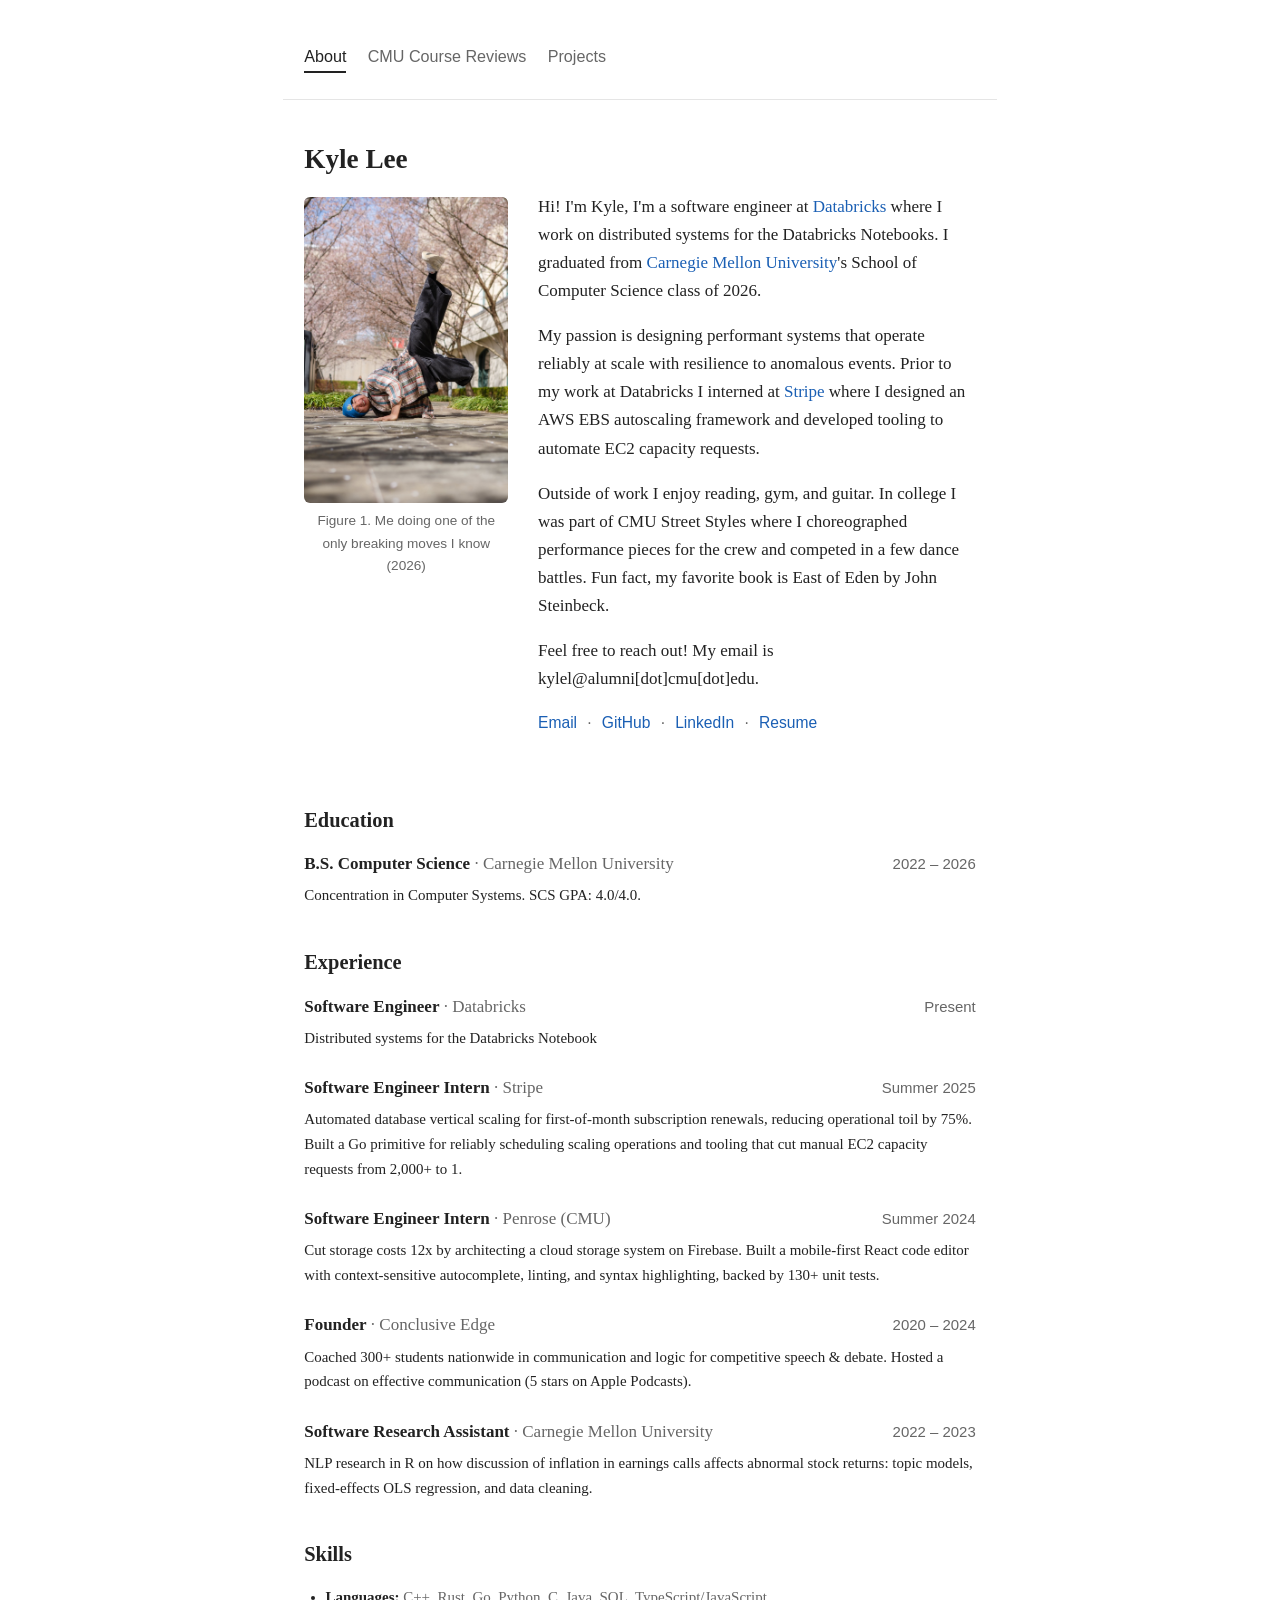
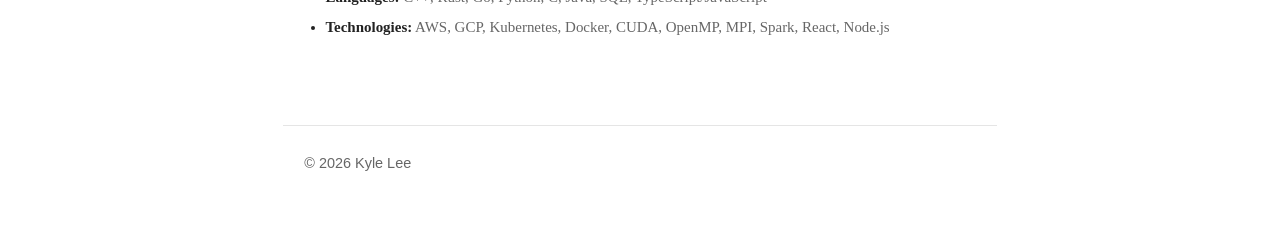
<file: index.html>
<!DOCTYPE html>
<html lang="en">
<head>
  <meta charset="UTF-8">
  <meta name="viewport" content="width=device-width, initial-scale=1.0">
  <title>Kyle Lee</title>
  <meta name="description" content="Kyle Lee — computer science student at Carnegie Mellon University.">
  <link rel="icon" type="image/svg+xml" href="assets/favicon.svg">
  <link rel="stylesheet" href="css/style.css">
</head>
<body>
  <header class="site-header"></header>

  <main class="container">
    <div id="about-content"></div>
  </main>

  <footer class="site-footer"></footer>

  <script src="data/site.js"></script>
  <script src="data/about.js"></script>
  <script src="js/render.js"></script>
</body>
</html>
</file>
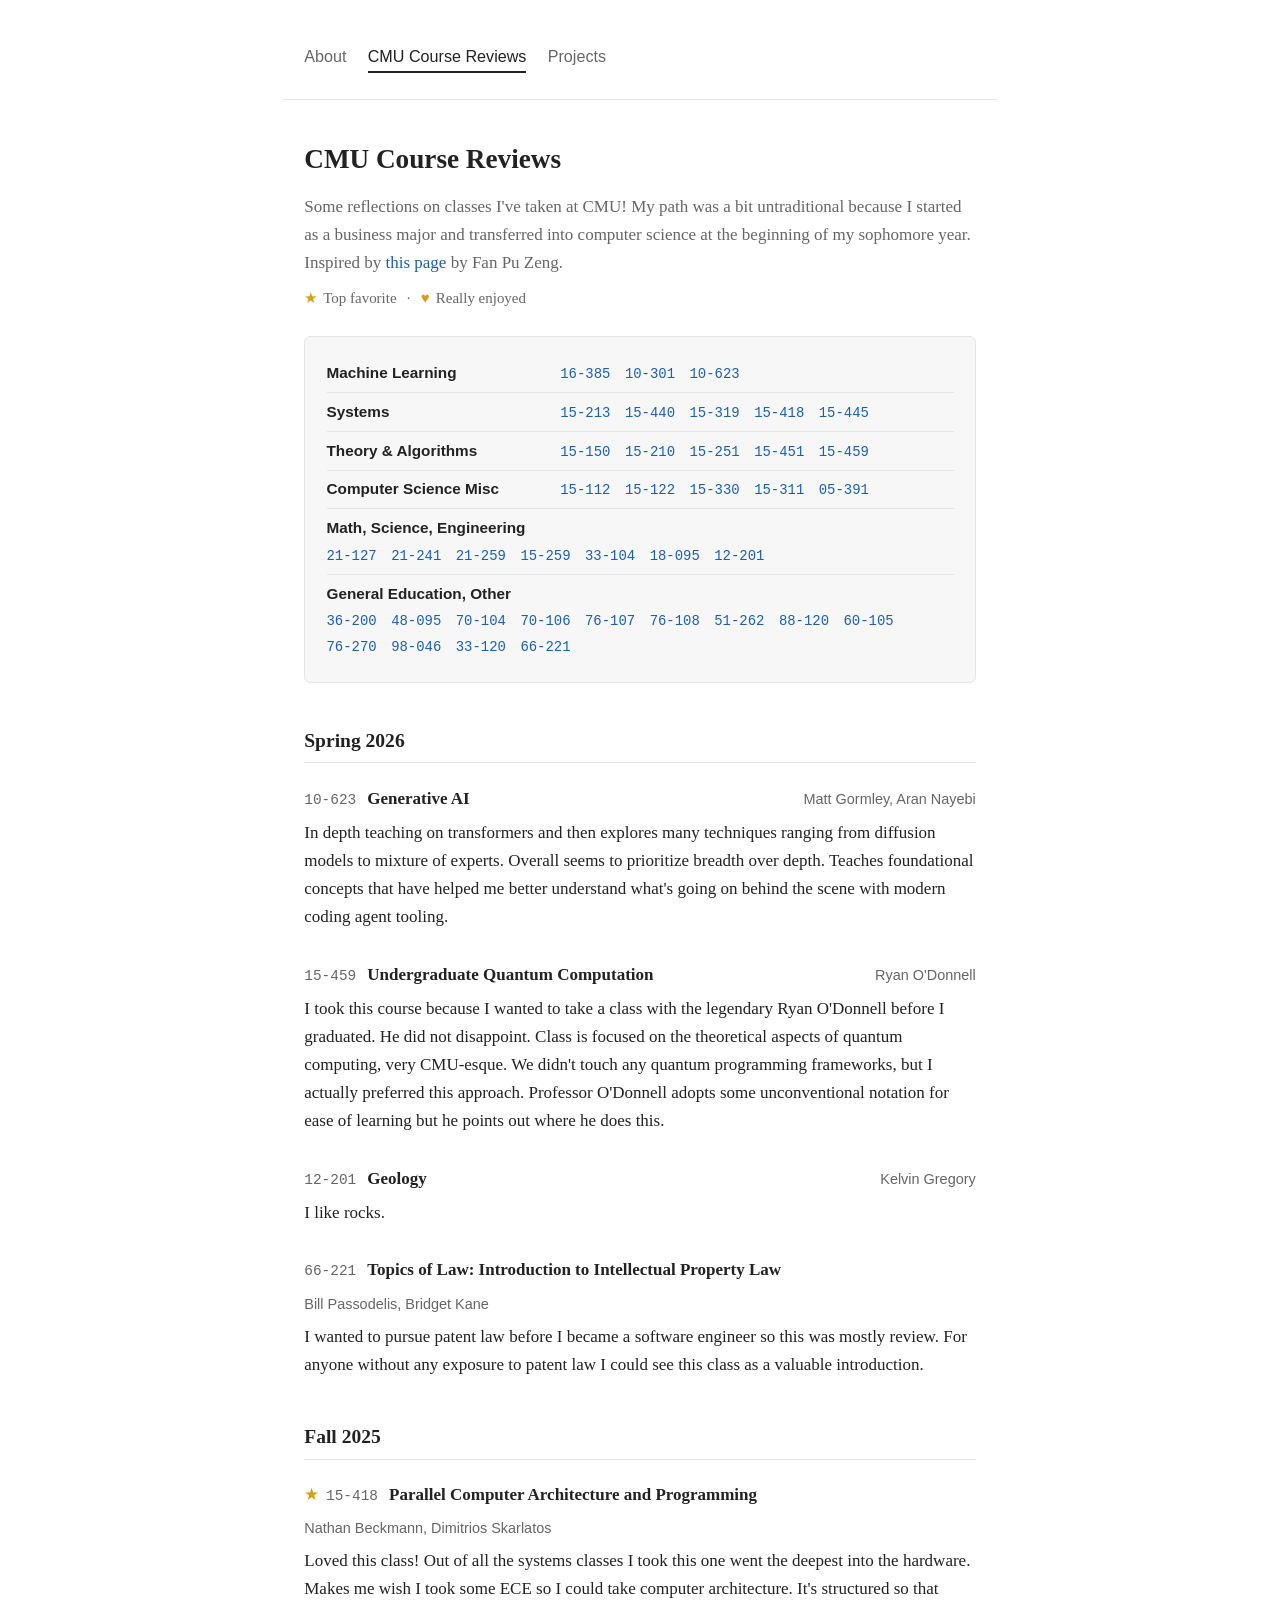
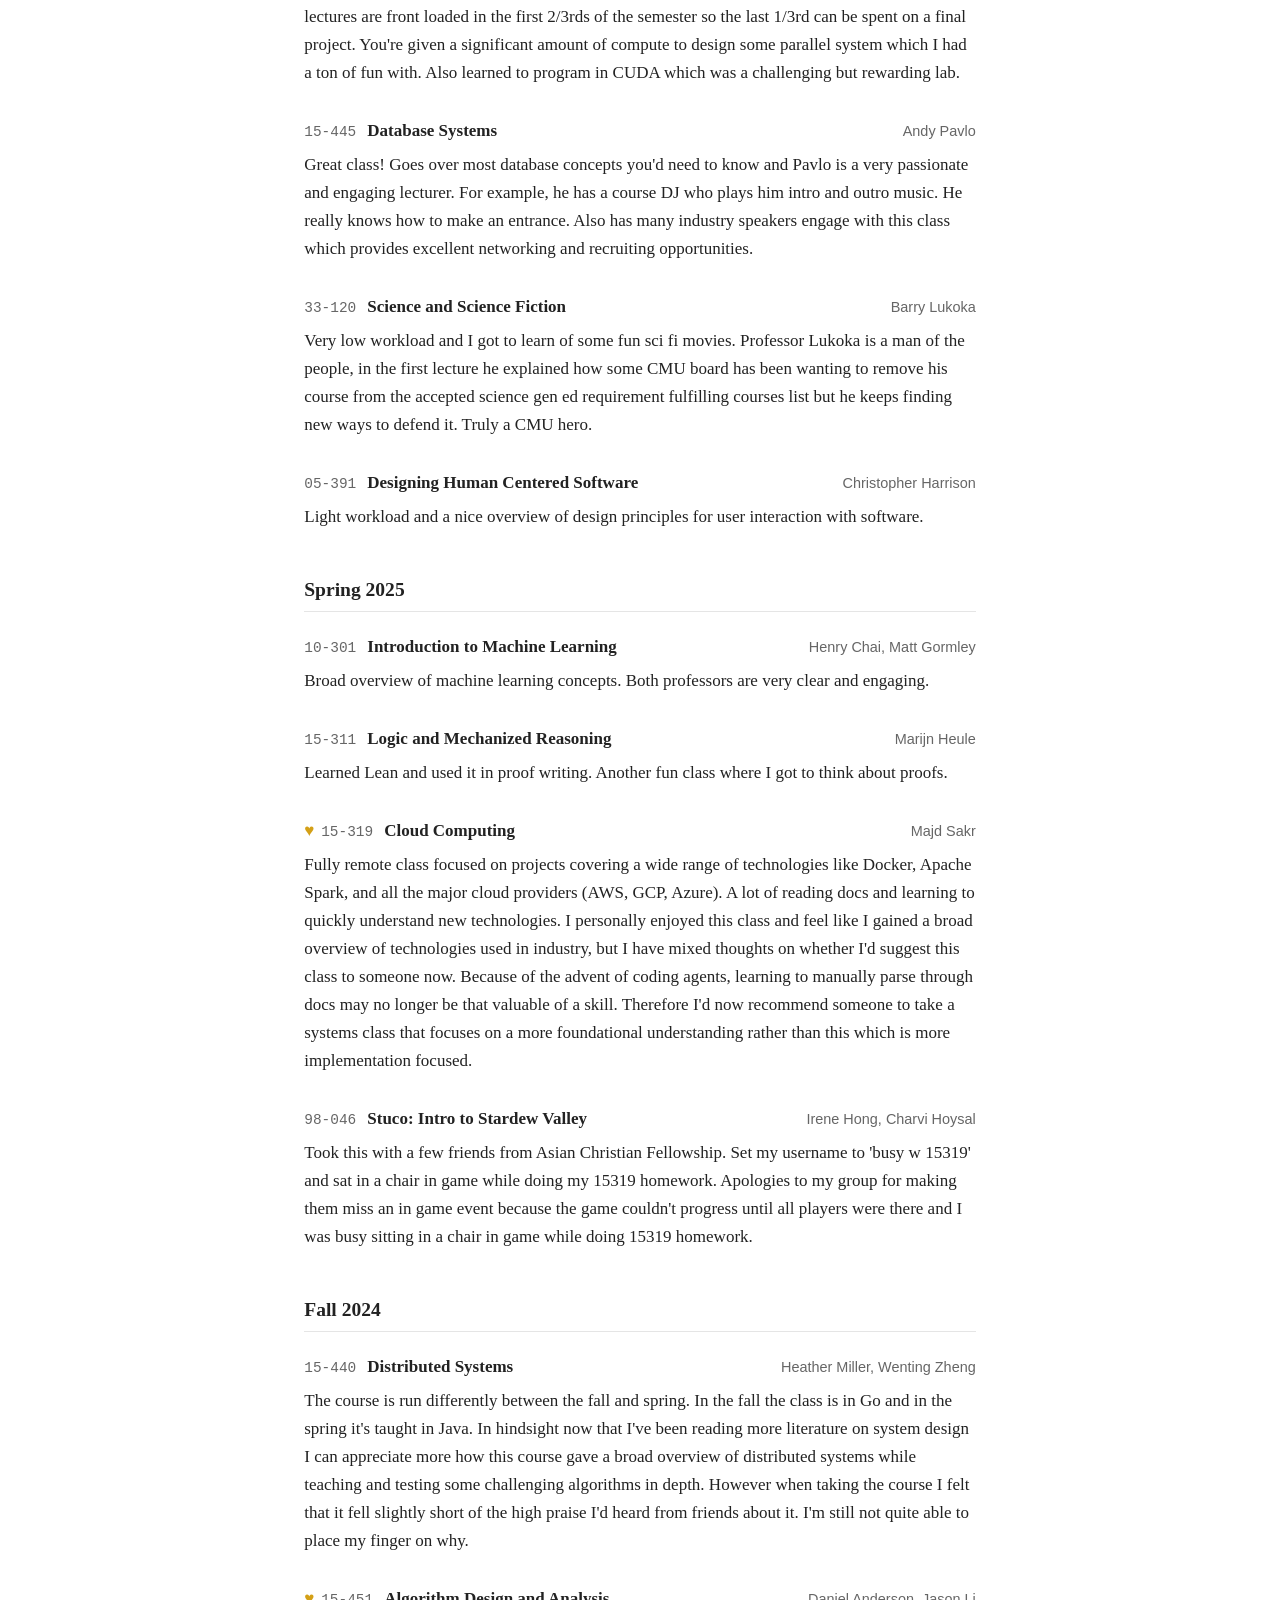
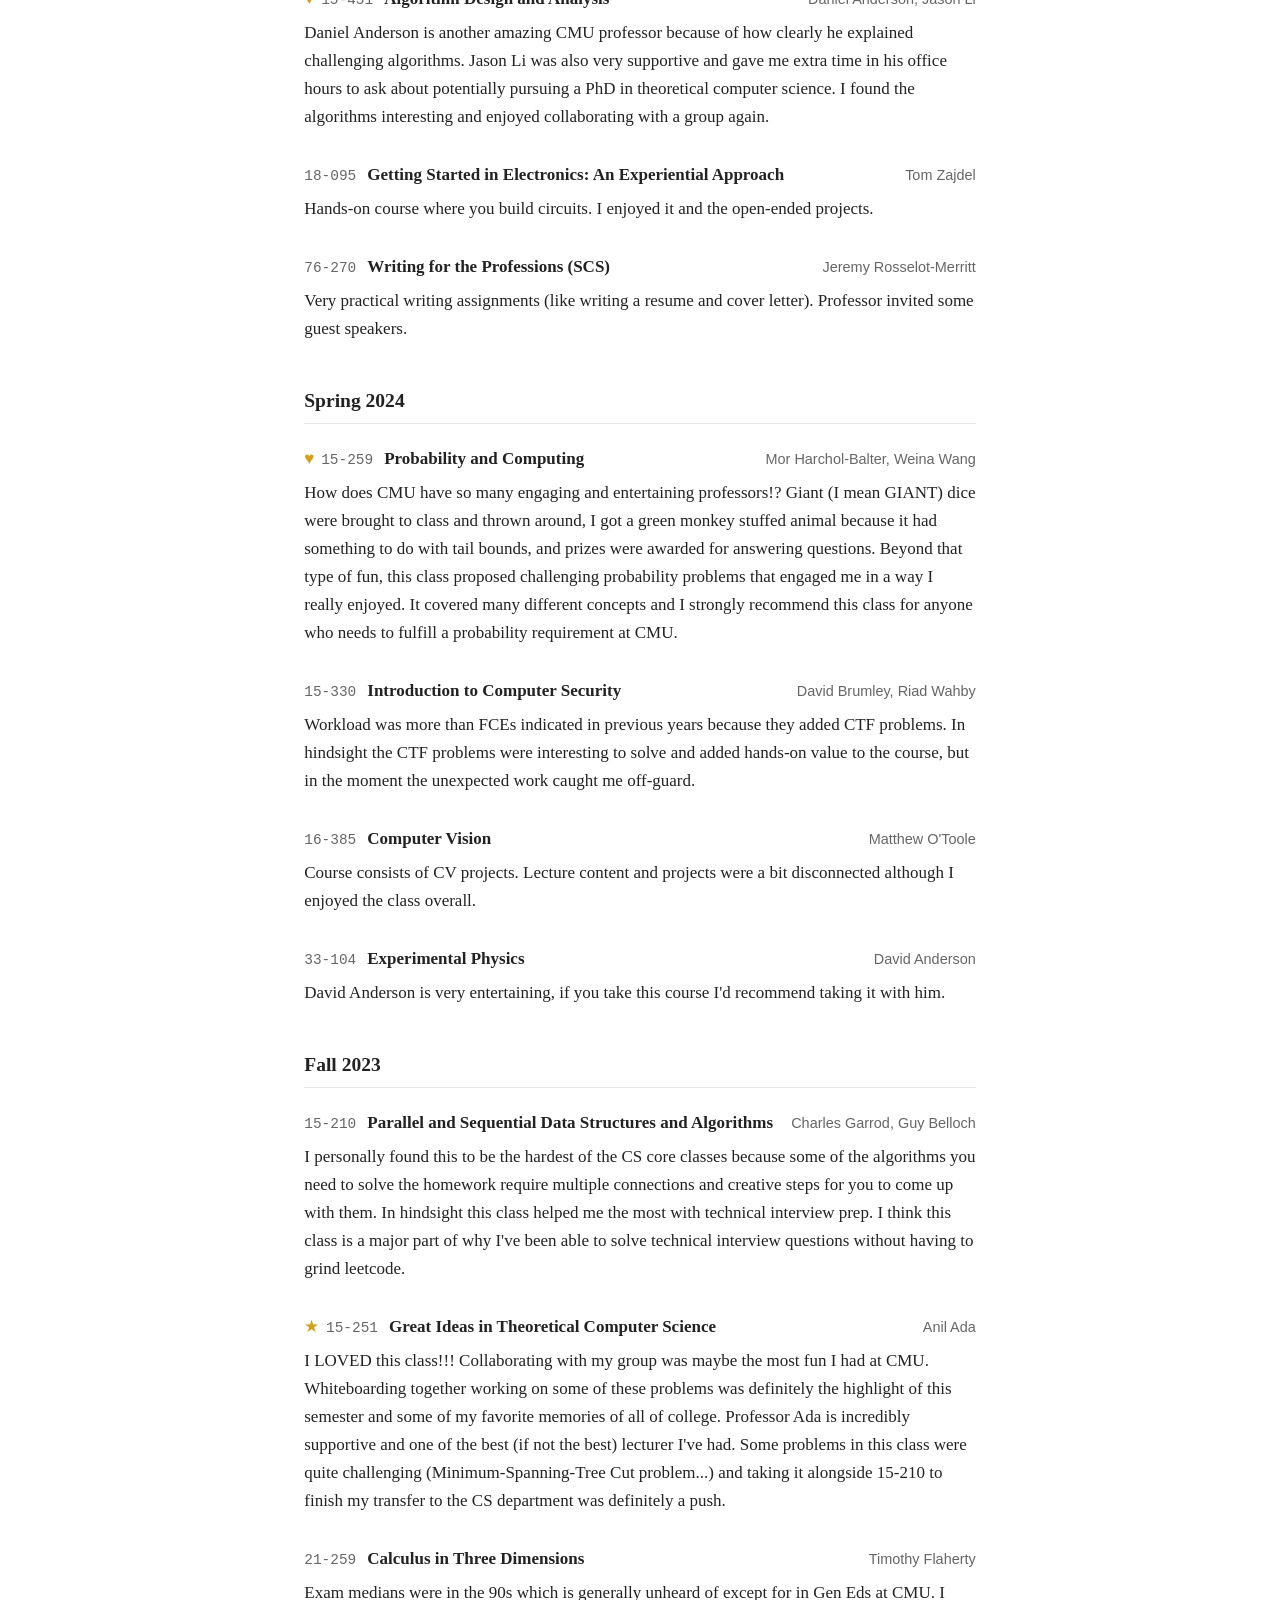
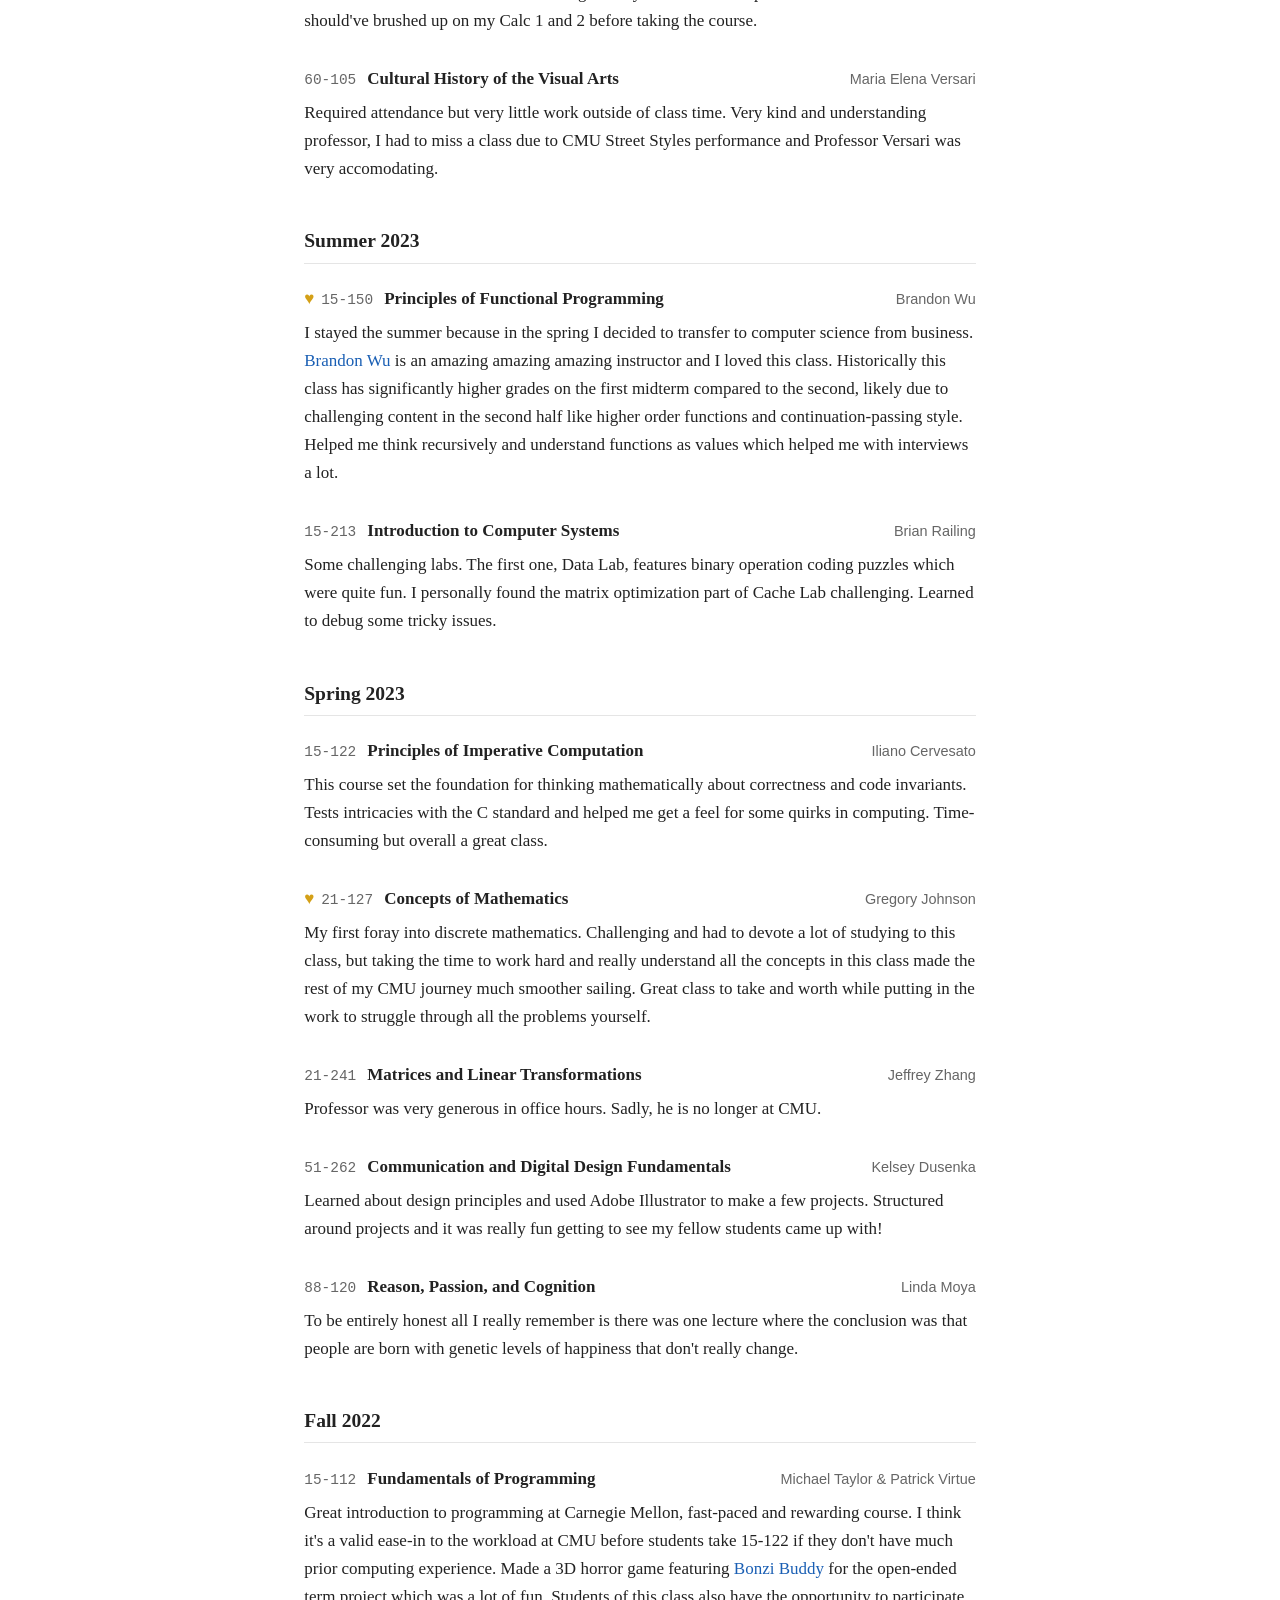
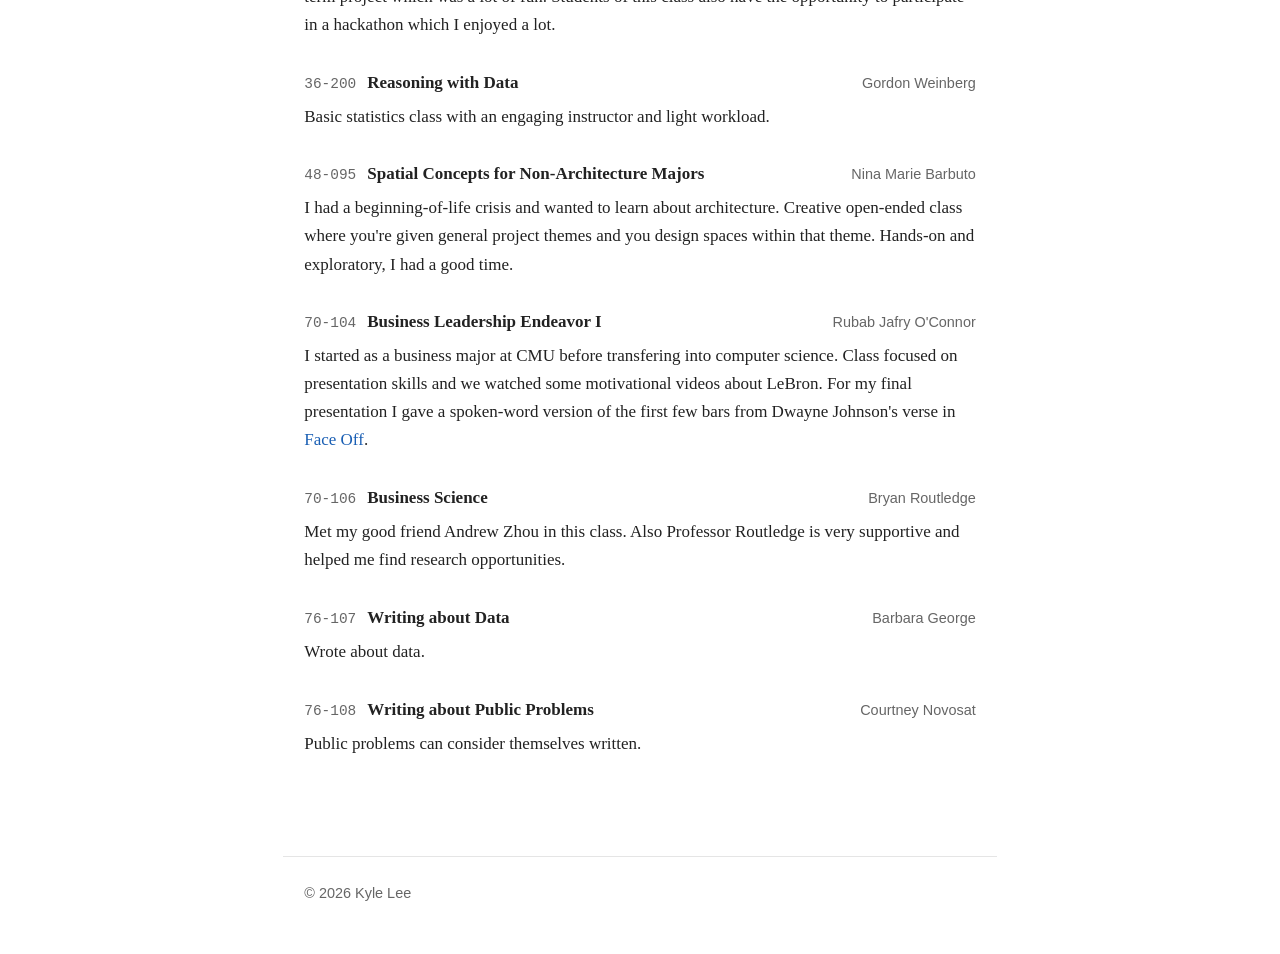
<file: courses.html>
<!DOCTYPE html>
<html lang="en">
<head>
  <meta charset="UTF-8">
  <meta name="viewport" content="width=device-width, initial-scale=1.0">
  <title>CMU Course Reviews — Kyle Lee</title>
  <meta name="description" content="Reviews of computer science courses at Carnegie Mellon University.">
  <link rel="icon" type="image/svg+xml" href="assets/favicon.svg">
  <link rel="stylesheet" href="css/style.css">
</head>
<body>
  <header class="site-header"></header>

  <main class="container">
    <div id="courses-content"></div>
  </main>

  <footer class="site-footer"></footer>

  <script src="data/site.js"></script>
  <script src="data/courses.js"></script>
  <script src="js/render.js"></script>
</body>
</html>
</file>
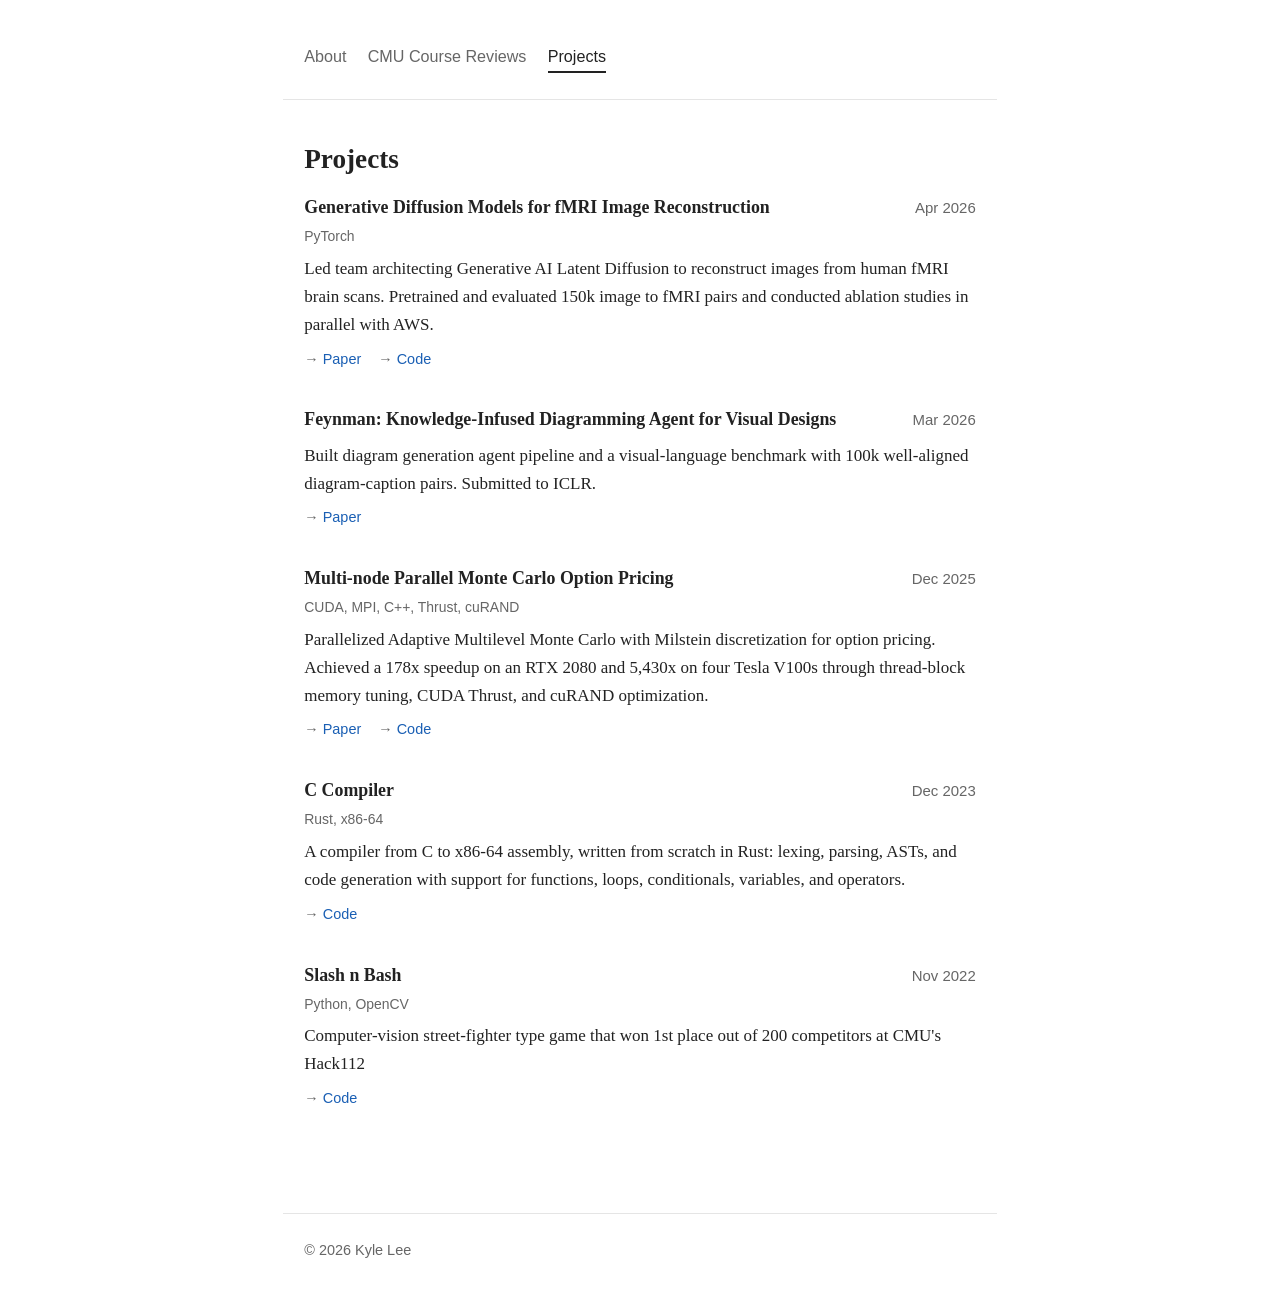
<file: projects.html>
<!DOCTYPE html>
<html lang="en">
<head>
  <meta charset="UTF-8">
  <meta name="viewport" content="width=device-width, initial-scale=1.0">
  <title>Projects — Kyle Lee</title>
  <meta name="description" content="Projects by Kyle Lee — systems, compilers, GPUs, and more.">
  <link rel="icon" type="image/svg+xml" href="assets/favicon.svg">
  <link rel="stylesheet" href="css/style.css">
</head>
<body>
  <header class="site-header"></header>

  <main class="container">
    <div id="projects-content"></div>
  </main>

  <footer class="site-footer"></footer>

  <script src="data/site.js"></script>
  <script src="data/projects.js"></script>
  <script src="js/render.js"></script>
</body>
</html>
</file>
<file: css/style.css>
/* ==========================================================================
   Personal website styles — minimal, academic
   Tweak the variables below to re-theme the whole site.
   ========================================================================== */

:root {
  --bg: #ffffff;
  --text: #222222;
  --text-muted: #666666;
  --link: #1a5fb4;
  --link-hover: #0d3b78;
  --border: #e5e5e5;
  --accent-bg: #f7f7f7;
  --max-width: 42rem;
  --font-body: "Charter", "Georgia", "Cambria", serif;
  --font-ui: -apple-system, BlinkMacSystemFont, "Segoe UI", "Helvetica Neue", Arial, sans-serif;
}

* {
  box-sizing: border-box;
}

html {
  font-size: 17px;
}

body {
  margin: 0;
  font-family: var(--font-body);
  color: var(--text);
  background: var(--bg);
  line-height: 1.65;
  -webkit-font-smoothing: antialiased;
  overflow-wrap: break-word; /* long URLs/words never force horizontal scroll */
}

img,
svg {
  max-width: 100%;
  height: auto;
}

.container {
  max-width: var(--max-width);
  margin: 0 auto;
  padding: 0 1.25rem 4rem;
}

/* --- Header / nav ------------------------------------------------------- */

header.site-header {
  max-width: var(--max-width);
  margin: 0 auto 2.5rem;
  padding: 2.5rem 1.25rem 1.5rem;
  display: flex;
  flex-wrap: wrap;
  align-items: baseline;
  gap: 0.5rem 1.5rem;
  border-bottom: 1px solid var(--border);
  font-family: var(--font-ui);
}

nav.site-nav {
  display: flex;
  flex-wrap: wrap;
  gap: 1.25rem;
  font-size: 0.95rem;
}

nav.site-nav a {
  color: var(--text-muted);
  text-decoration: none;
  padding-bottom: 2px;
}

nav.site-nav a:hover {
  color: var(--text);
}

nav.site-nav a.active {
  color: var(--text);
  border-bottom: 2px solid var(--text);
}

/* --- Typography --------------------------------------------------------- */

h1 {
  font-size: 1.6rem;
  line-height: 1.25;
  margin: 0 0 1rem;
}

h2 {
  font-size: 1.2rem;
  margin: 2.25rem 0 0.75rem;
}

h3 {
  font-size: 1rem;
  margin: 1.5rem 0 0.25rem;
}

p {
  margin: 0 0 1rem;
}

a {
  color: var(--link);
  text-decoration: none;
}

a:hover {
  color: var(--link-hover);
  text-decoration: underline;
}

ul {
  padding-left: 1.25rem;
  margin: 0 0 1rem;
}

li {
  margin-bottom: 0.35rem;
}

code {
  font-family: "SF Mono", "Menlo", "Consolas", monospace;
  font-size: 0.85em;
  background: var(--accent-bg);
  padding: 0.1em 0.35em;
  border-radius: 3px;
}

.muted {
  color: var(--text-muted);
}

.small {
  font-size: 0.88rem;
}

/* --- About page --------------------------------------------------------- */

.about-intro {
  display: flex;
  gap: 1.75rem;
  align-items: flex-start;
}

.about-intro-text {
  flex: 1;
  min-width: 0;
}

.about-intro-text p:first-child {
  margin-top: 0;
}

.about-photo {
  margin: 0.25rem 0 0;
  flex: 0 0 12rem;
  width: 12rem;
}

.about-photo img {
  width: 100%;
  height: auto;
  border-radius: 6px;
  display: block;
}

.about-photo figcaption {
  font-family: var(--font-ui);
  font-size: 0.8rem;
  color: var(--text-muted);
  margin-top: 0.4rem;
  text-align: center;
}

.contact-links {
  font-family: var(--font-ui);
  font-size: 0.92rem;
  margin-bottom: 1.75rem;
}

.sep {
  color: var(--text-muted);
  margin: 0 0.6rem;
}

.entry {
  margin-bottom: 1.4rem;
}

.entry-header {
  display: flex;
  justify-content: space-between;
  align-items: baseline;
  gap: 1rem;
}

.entry-title {
  font-weight: 600;
}

.entry-org {
  color: var(--text-muted);
}

.entry-date {
  color: var(--text-muted);
  font-size: 0.88rem;
  white-space: nowrap;
  font-family: var(--font-ui);
}

.entry-details {
  margin: 0.3rem 0 0;
  color: var(--text);
}

/* --- Course reviews ----------------------------------------------------- */

.legend {
  margin-top: -0.5rem;
}

.legend .course-rating {
  margin-right: 0.15rem;
}

/* Category index at the top of the page */
.category-index {
  border: 1px solid var(--border);
  border-radius: 6px;
  padding: 1rem 1.25rem;
  margin: 1.5rem 0 2.5rem;
  background: var(--accent-bg);
}

.category {
  display: flex;
  flex-wrap: wrap;
  gap: 0.25rem 0.75rem;
  align-items: baseline;
  padding: 0.35rem 0;
}

.category + .category {
  border-top: 1px solid var(--border);
}

.category-name {
  font-family: var(--font-ui);
  font-weight: 600;
  font-size: 0.9rem;
  flex: 0 0 13rem;
}

.category-codes {
  display: flex;
  flex-wrap: wrap;
  gap: 0.15rem 0.85rem;
  font-family: "SF Mono", "Menlo", "Consolas", monospace;
  font-size: 0.82rem;
}

/* Semester groupings */
.semester-heading {
  font-size: 1.15rem;
  padding-bottom: 0.3rem;
  border-bottom: 1px solid var(--border);
  margin: 2.5rem 0 1.25rem;
}

.course {
  margin-bottom: 1.75rem;
}

.course-header {
  display: flex;
  justify-content: space-between;
  align-items: baseline;
  gap: 0.5rem 1rem;
  flex-wrap: wrap;
}

.course-title {
  display: inline;
}

.course-rating {
  color: #d4a017;
  margin-right: 0.15rem;
}

.course-code {
  font-family: "SF Mono", "Menlo", "Consolas", monospace;
  font-size: 0.85rem;
  color: var(--text-muted);
  margin-right: 0.4rem;
}

.course-name {
  font-weight: 600;
}

.course-instructor {
  font-family: var(--font-ui);
  font-size: 0.85rem;
  color: var(--text-muted);
  white-space: nowrap;
}

.course-review {
  margin: 0.35rem 0 0;
}

/* --- Projects ----------------------------------------------------------- */

.project {
  margin-bottom: 2rem;
}

.project-header {
  display: flex;
  justify-content: space-between;
  align-items: baseline;
  gap: 1rem;
  flex-wrap: wrap;
}

.project-name {
  font-weight: 600;
  font-size: 1.05rem;
}

.project-name a {
  color: var(--text);
}

.project-name a:hover {
  color: var(--link);
}

.project-tech {
  font-family: var(--font-ui);
  font-size: 0.82rem;
  color: var(--text-muted);
  margin-top: 0.15rem;
}

.project-description {
  margin: 0.4rem 0 0;
}

.project-links {
  font-family: var(--font-ui);
  font-size: 0.85rem;
  margin-top: 0.5rem;
  display: flex;
  gap: 1rem;
}

.project-links a {
  color: var(--link);
}

.project-links a::before {
  content: "→ ";
  color: var(--text-muted);
}

/* --- Footer ------------------------------------------------------------- */

footer.site-footer {
  max-width: var(--max-width);
  margin: 0 auto;
  padding: 1.5rem 1.25rem 3rem;
  border-top: 1px solid var(--border);
  color: var(--text-muted);
  font-size: 0.85rem;
  font-family: var(--font-ui);
}

/* --- Responsive ---------------------------------------------------------
   The main column caps at --max-width, so on tablets the layout is already
   the same centered column as desktop with side margins. The breakpoints
   below mainly reflow the few side-by-side pieces (photo, category index,
   headers with a right-aligned date) once there's no longer room for them.
   ------------------------------------------------------------------------ */

/* Tablet / small laptop: shrink the fixed-width about photo a touch. */
@media (max-width: 768px) {
  .about-photo {
    flex-basis: 10.5rem;
    width: 10.5rem;
  }

  .category-name {
    flex-basis: 11rem;
  }
}

/* Phones */
@media (max-width: 600px) {
  html {
    font-size: 16px;
  }

  .container {
    padding-left: 1.1rem;
    padding-right: 1.1rem;
  }

  header.site-header {
    padding: 1.75rem 1.1rem 1.25rem;
    margin-bottom: 2rem;
  }

  nav.site-nav {
    gap: 0.6rem 1.25rem;
  }

  nav.site-nav a {
    padding: 0.2rem 0; /* roomier tap targets */
  }

  h1 {
    font-size: 1.45rem;
  }

  /* Stack the title and its right-aligned date/instructor vertically. */
  .entry-header,
  .course-header,
  .project-header {
    flex-direction: column;
    gap: 0.1rem;
  }

  .course-instructor {
    white-space: normal;
  }

  /* Category index: name on its own line above the codes. */
  .category {
    flex-direction: column;
    gap: 0.15rem;
  }

  .category-name {
    flex-basis: auto;
  }

  /* About: photo stacks above the intro text. */
  .about-intro {
    flex-direction: column;
    gap: 1.25rem;
  }

  .about-photo {
    flex-basis: auto;
    width: 60%;
    max-width: 13rem;
  }
}

/* Small phones */
@media (max-width: 380px) {
  html {
    font-size: 15px;
  }

  .about-photo {
    width: 72%;
  }
}
</file>
